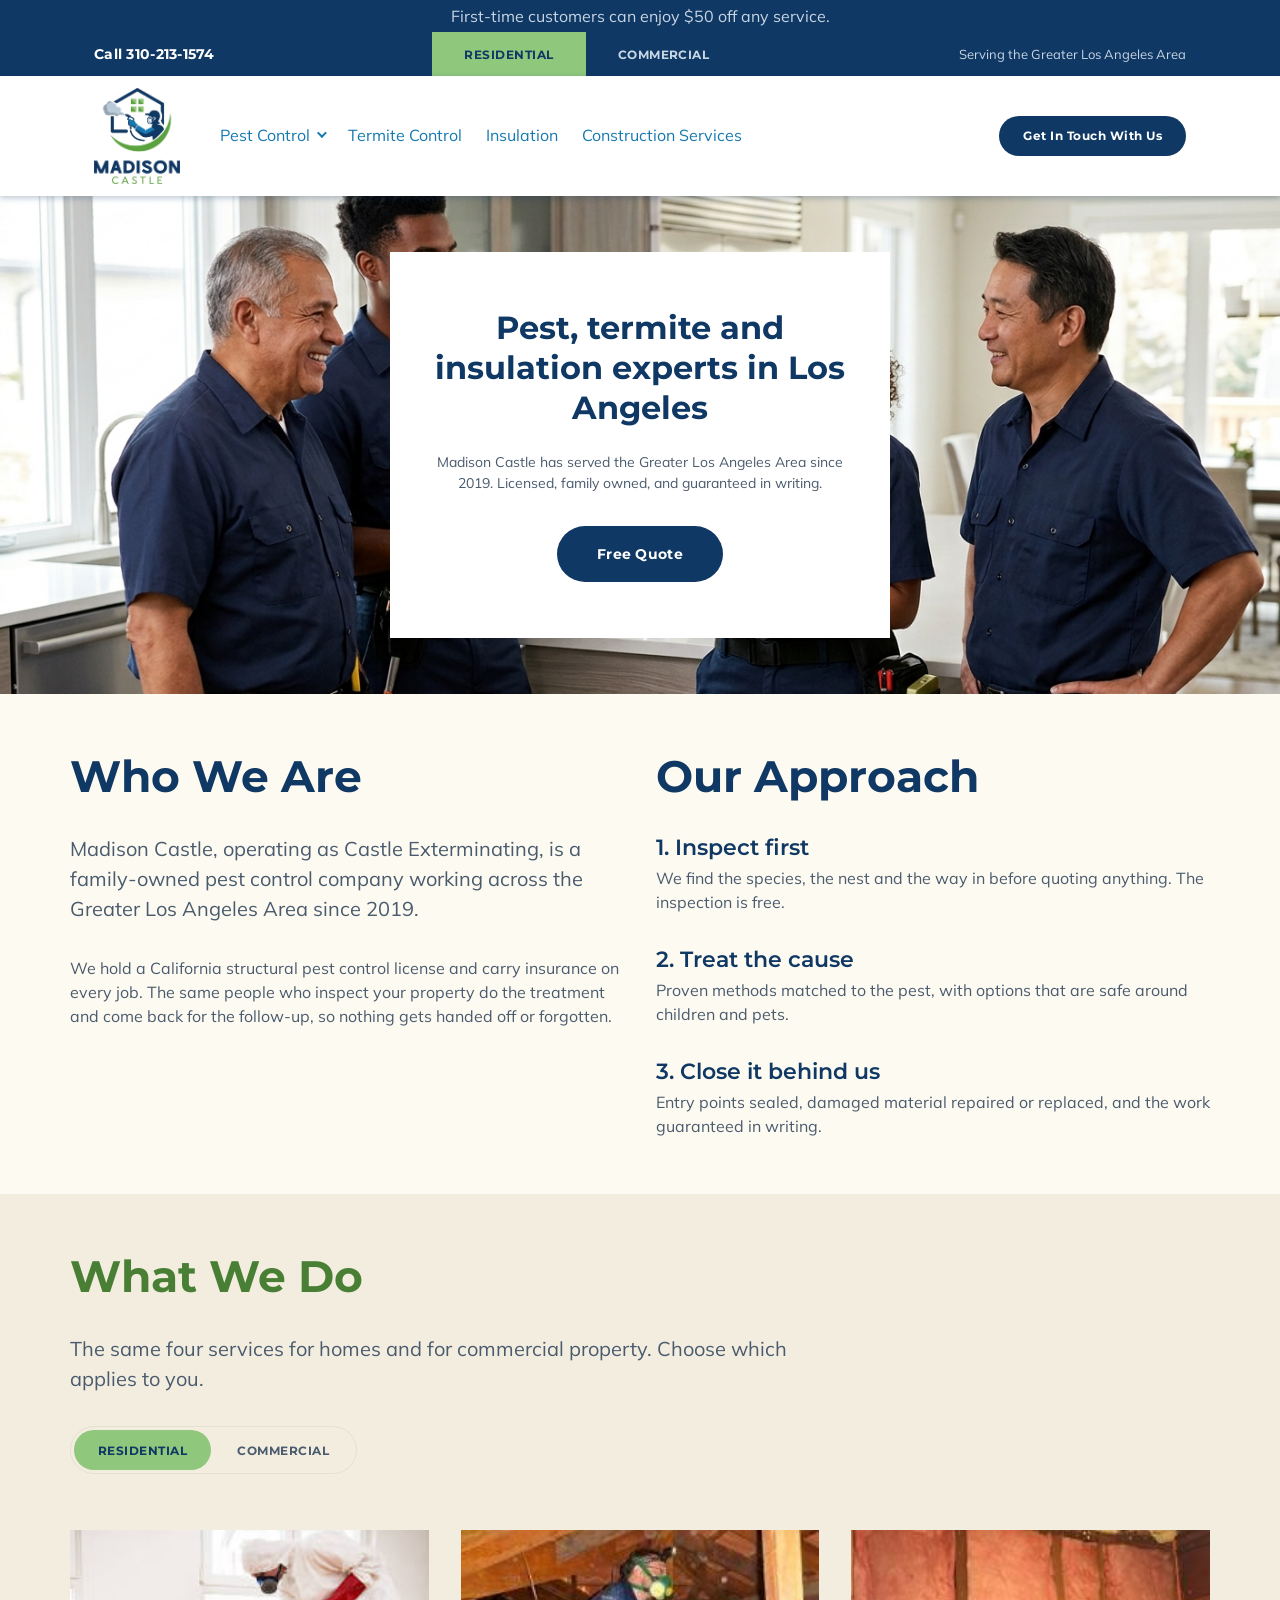
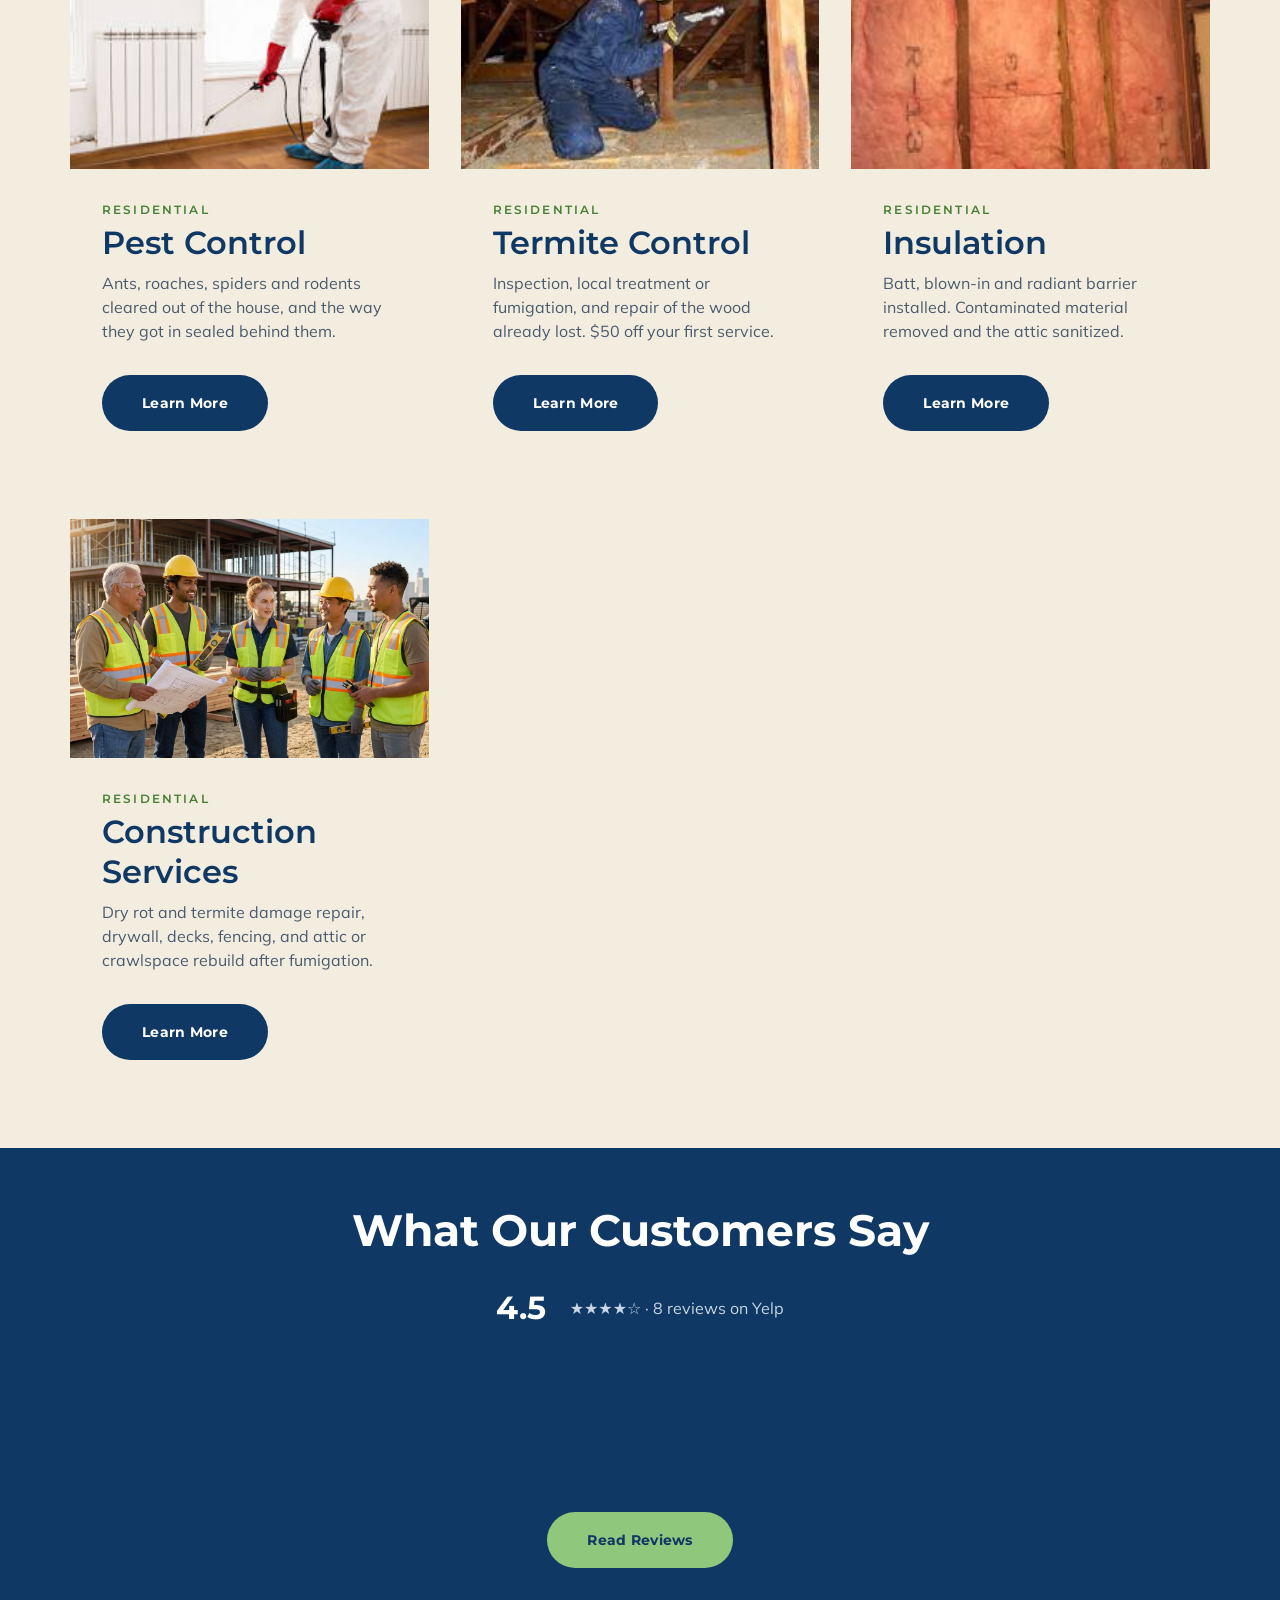
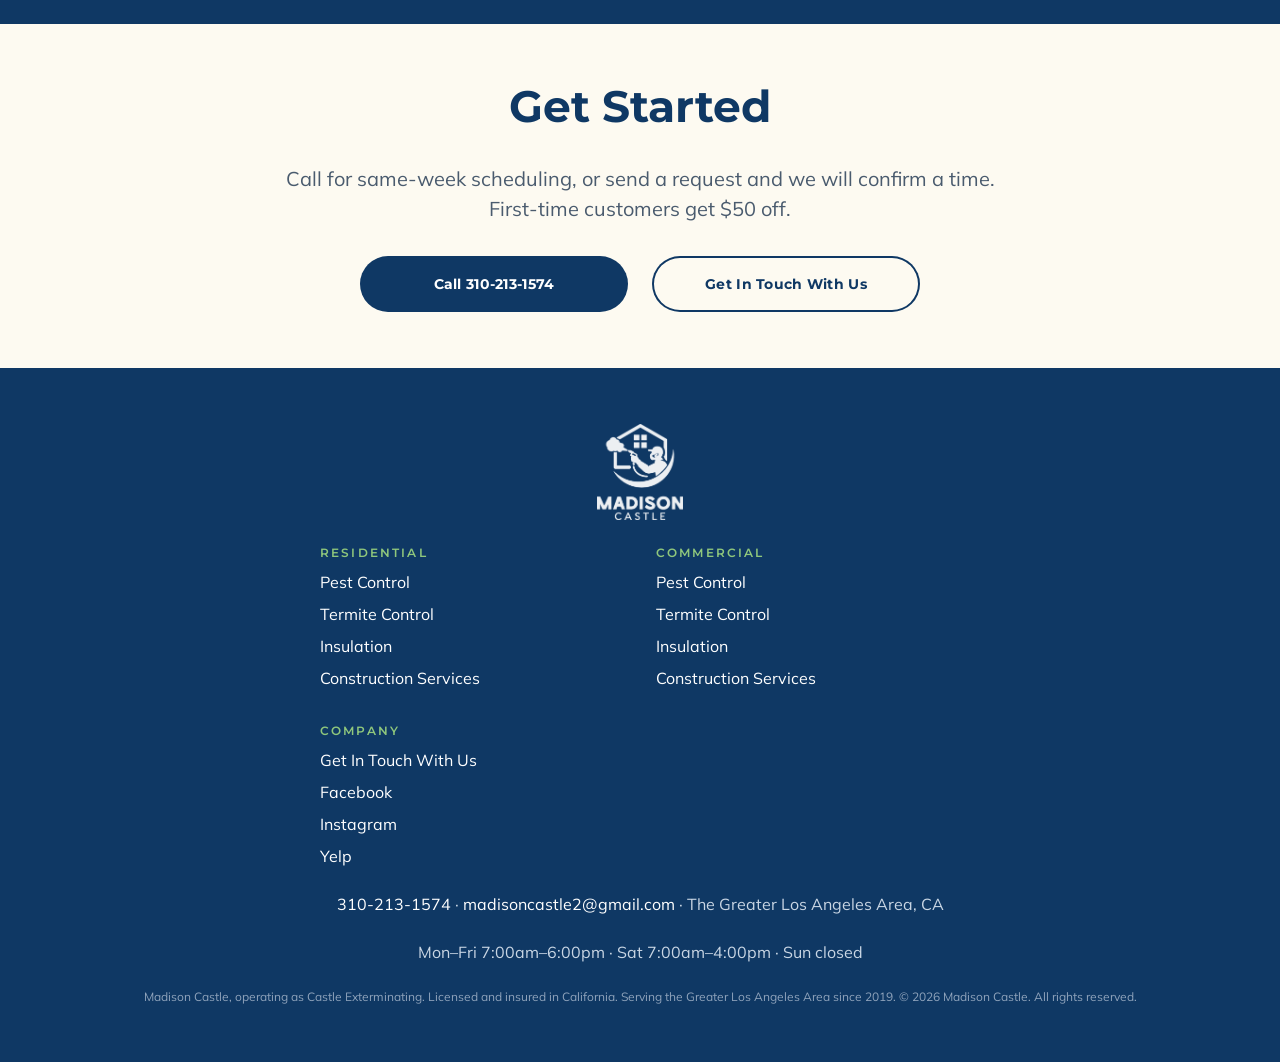
<file: docs/index.html>
<!DOCTYPE html>
<html lang="en">
<head>
<meta charset="utf-8">
<meta name="viewport" content="width=device-width, initial-scale=1">
<title>Madison Castle — pest control, termite control and insulation in Los Angeles</title>
<meta name="description" content="Madison Castle, operating as Castle Exterminating, provides pest control, termite control, insulation and construction services across the Greater Los Angeles Area since 2019.">
<link rel="icon" type="image/png" href="./assets/madison-castle-logo.png">
<link rel="apple-touch-icon" href="./assets/madison-castle-logo.png">
<link rel="stylesheet" href="./madison-castle-design-system.css">
<link rel="stylesheet" href="./styles.css">
<!-- Elfsight Yelp Reviews | Untitled Yelp Reviews -->
<script src="https://elfsightcdn.com/platform.js" async></script>
</head>
<body>
<div id="app"></div>

<script src="./app.js"></script>
</body>
</html>
</file>
<file: docs/madison-castle-design-system.css>
/* Madison Castle design system v2
   Colours sampled from the brand mark supplied September 2026.
   Spacing, radii and shadows carried over from madisoncastle.net. One theme: light. */

@import url('https://fonts.googleapis.com/css2?family=Montserrat:wght@400;600;700&family=Mulish:wght@400;700&display=swap');

:root {
  /* Colour */
  --surface: #fdfaf1;  /* The page. Warm cream, taken from the ground the mark is drawn on. Grounds ink, ink-muted, ink-subtle, green-deep, blue. */
  --surface-raised: #ffffff;  /* Anything lifted off the page: cards, the review carousel, the header bar. Grounds the same inks as surface. */
  --surface-sunken: #f3ede0;  /* Alternating section band, one step deeper than surface. Grounds ink, ink-muted, ink-subtle. */
  --surface-inverse: #0f3864;  /* Full-bleed navy band and the primary button fill. Grounds on-inverse, on-inverse-muted, on-inverse-subtle, green-light. */
  --surface-tint: #baccda;  /* Cool panel fill, from the spray cloud. Grounds ink at 7.2:1. Use it for callouts and quiet stat blocks. */
  --surface-scrim: #fdfaf1e6;  /* 90% cream over photography so dark text stays legible. Grounds ink and ink-muted. */
  --surface-scrim-inverse: #0f3864cc;  /* 80% navy over photography. Grounds on-inverse and green-light. */
  --navy: #0f3864;  /* The brand's lead colour: primary button fill, the mark's house and figure, and all primary text. 11.3:1 on surface. */
  --navy-hover: #0b2a4b;  /* Hover and active state for any navy fill. 14.5:1 on surface. */
  --green: #5da343;  /* The swoosh and window green. A mark and fill colour only: 3.1:1 on surface-raised and 2.97:1 on surface, so it never carries text and never draws a hairline that must be seen. */
  --green-deep: #497f34;  /* Green as text: section headings, eyebrows, and the hover state of a green fill. 4.6:1 on surface. */
  --green-light: #8fc77c;  /* The window's light facet. Fill on light grounds, and the readable green on surface-inverse at 6.0:1 — the only green that may carry text on navy. */
  --blue: #1679b0;  /* The worker's sleeve. Text links and the focus ring. 4.6:1 on surface, 4.8:1 on surface-raised. */
  --blue-hover: #115e8a;  /* Hover and active state for blue links and fills. 6.7:1 on surface. */
  --mist: #baccda;  /* The spray cloud's light tone. Dividers, chart fills and quiet backgrounds. Not a text colour. */
  --mist-deep: #97a5b2;  /* The spray cloud's shaded tone. Icon fills and illustration only: 2.5:1 on surface. */
  --on-navy: #ffffff;  /* Label colour on any navy fill, including the primary button. 11.8:1. */
  --on-green-light: #0f3864;  /* Text on a green-light fill. 6.0:1. Never set text on plain green instead. */
  --on-blue: #ffffff;  /* Label colour on a blue fill. 4.8:1. */
  --on-tint: #0f3864;  /* Text on surface-tint. 7.2:1. */
  --ink: #0f3864;  /* Headings and primary body copy on surface, surface-raised and surface-sunken. 11.3:1 on surface. */
  --ink-muted: #4a5b6e;  /* Secondary body copy and lead paragraphs on light grounds. 6.7:1 on surface. */
  --ink-subtle: #5a6875;  /* Captions, datelines and field labels on light grounds. 5.5:1 on surface, 4.9:1 on surface-sunken — the lightest ink that may carry text. */
  --on-inverse: #ffffff;  /* Headings and primary copy on surface-inverse. 11.8:1. */
  --on-inverse-muted: #c9d6e4;  /* Body copy on surface-inverse. 8.1:1. */
  --on-inverse-subtle: #8fa3bb;  /* Attribution and captions on surface-inverse. 4.6:1. Never place it on a light ground. */
  --border: #e6e0d3;  /* Decorative hairline on surface: table rules and card edges. 1.3:1, so it is shape only and never signals state. */
  --border-strong: #6f8093;  /* Borders that must be seen: field outlines, toggle edges, chart axes. 3.9:1 on surface. */
  --focus: #1679b0;  /* Focus ring on light grounds: 4.6:1 on surface, 4.8:1 on surface-raised, 4.1:1 on surface-sunken. Always draw it with at least 2px of offset so the ring sits on the page and not on the control — it is only 2.5:1 against a navy fill and would disappear on one. */
  --focus-inverse: #8fc77c;  /* Focus ring on surface-inverse. 6.0:1. */

  /* Type families */
  --font-display: Montserrat, system-ui, sans-serif;
  --font-sans: Mulish, system-ui, sans-serif;

  /* Spacing */
  /* Carried over from the live site. It is not a strict 4px scale below 24px, and 56px is the section rhythm. */
  --space-1: 4px;  /* Promo-bar vertical padding and the compact button's vertical padding. */
  --space-2: 8px;  /* Primary button vertical padding and textarea padding. */
  --space-3: 12px;  /* Header bar vertical padding. */
  --space-4: 24px;  /* Compact button horizontal padding and header bar horizontal padding. */
  --space-5: 32px;  /* Card block padding and the gap between a heading and its lead paragraph. */
  --space-6: 40px;  /* Primary button horizontal padding. */
  --space-7: 56px;  /* Vertical padding on every full-width section. This is the page's rhythm. */

  /* Radius */
  /* Carried over from the live site and not yet revisited against the new mark, which is sharp and geometric. The 48px pill is the most likely thing to change next. */
  --radius-field: 4px;  /* Text inputs, selects and textareas. */
  --radius-pill: 48px;  /* Every button. Large enough to fully round the 40px and 56px button heights. */
  --radius-circle: 50%;  /* The hero disc and the rating badge. */

  /* Shadow */
  --shadow-sm: 0 2px 6px 0 rgba(15, 56, 100, 0.16);  /* Resting elevation on the header. Tinted navy rather than black so it sits on cream. */
  --shadow-strong: 0 2px 6px 0 rgba(15, 56, 100, 0.28);  /* The header once the page is scrolled. */
  --shadow-card: 2px 6px 30px 0 rgba(15, 56, 100, 0.16);  /* Floating cards: the review carousel and the cookie notice. */
}

/* Type styles ------------------------------------------------------------- */

/* Display */
.display-xl { font-family: var(--font-display); font-size: 44px; line-height: 52px; font-weight: 700; }  /* Section headings, in ink on light grounds, green-deep for an accented section, on-inverse on surface-inverse. Drops to 32px/40px below 1024px. */
.display-lg { font-family: var(--font-display); font-size: 32px; line-height: 40px; font-weight: 700; }  /* Page title, one per page, in ink. Drops to 26px/32px on phones. */
.eyebrow { font-family: var(--font-display); font-size: 12px; line-height: 18px; font-weight: 600; letter-spacing: 0.18em; text-transform: uppercase; }  /* Set in capitals, in green-deep, directly above a heading. Echoes the letterspaced CASTLE in the wordmark — the brand's one typographic signature. Never more than three words. */

/* Headings */
.heading-lg { font-family: var(--font-display); font-size: 32px; line-height: 40px; font-weight: 600; }  /* Service and card headings in ink. */
.heading-md { font-family: var(--font-display); font-size: 28px; line-height: 36px; font-weight: 600; }  /* The narrow-viewport size of heading-lg; also secondary cards. */
.heading-sm { font-family: var(--font-display); font-size: 22px; line-height: 28px; font-weight: 600; }  /* Form and notice headings in ink. */

/* Text */
.lead { font-family: var(--font-sans); font-size: 20px; line-height: 30px; font-weight: 400; }  /* The paragraph directly under a section heading, in ink-muted. */
.body { font-family: var(--font-sans); font-size: 16px; line-height: 24px; font-weight: 400; }  /* Default paragraph and navigation text. ink-muted on light grounds, on-inverse-muted on surface-inverse. */
.body-sm { font-family: var(--font-sans); font-size: 14px; line-height: 21px; font-weight: 400; }  /* Hero subcopy over a scrim, and dense supporting copy. */
.caption { font-family: var(--font-sans); font-size: 12px; line-height: 18px; font-weight: 400; }  /* Footer legal lines and reviewer datelines, in ink-subtle. */

/* Interface */
.button { font-family: var(--font-display); font-size: 14px; font-weight: 700; letter-spacing: 0.02em; }  /* Primary and secondary button labels. Sentence case, never uppercase. */
.button-sm { font-family: var(--font-display); font-size: 12px; font-weight: 700; letter-spacing: 0.04em; }  /* The compact header button and the cookie Accept button. */
.field { font-family: var(--font-sans); font-size: 14px; font-weight: 400; }  /* Form input values, placeholders and floating labels, in ink-subtle. */

/* Components -------------------------------------------------------------- */
/* Markup contract: see madison-castle-brief.md. Namespace: window.MadisonCastle */

/* Button ----------------------------------------------------------------- */
.mc-btn {
  display: inline-block;
  border: 0;
  cursor: pointer;
  text-decoration: none;
  text-align: center;
  font-family: var(--font-display);
  font-weight: 700;
  letter-spacing: 0.02em;
  border-radius: var(--radius-pill);
}

.mc-btn--md {
  font-size: 14px;
  padding: var(--space-2) var(--space-6);
  min-height: 56px;
  line-height: 40px;
}

.mc-btn--sm {
  font-size: 12px;
  letter-spacing: 0.04em;
  padding: var(--space-1) var(--space-4);
  min-height: 40px;
  line-height: 32px;
}

.mc-btn--primary {
  background: var(--navy);
  color: var(--on-navy);
}

.mc-btn--primary:hover {
  background: var(--navy-hover);
}

.mc-btn--secondary {
  background: transparent;
  color: var(--navy);
  box-shadow: inset 0 0 0 2px var(--navy);
}

.mc-btn--secondary:hover {
  background: var(--navy);
  color: var(--on-navy);
}

.mc-btn--on-dark {
  background: var(--green-light);
  color: var(--on-green-light);
}

.mc-btn--on-dark:hover {
  background: var(--on-inverse);
}

.mc-btn:focus-visible {
  outline: 3px solid var(--focus);
  outline-offset: 3px;
}

.mc-btn--on-dark:focus-visible {
  outline-color: var(--focus-inverse);
}

/* PromoBar --------------------------------------------------------------- */
.mc-promo {
  background: var(--surface-inverse);
  padding: var(--space-1) var(--space-4);
  text-align: center;
}

.mc-promo__text {
  margin: 0;
  font-family: var(--font-sans);
  font-size: 16px;
  line-height: 24px;
  color: var(--on-inverse-muted);
}

/* SiteHeader ------------------------------------------------------------- */
.mc-header {
  background: var(--surface-raised);
  box-shadow: var(--shadow-sm);
}

.mc-header--elevated {
  box-shadow: var(--shadow-strong);
}

.mc-header__bar {
  display: flex;
  align-items: center;
  gap: var(--space-6);
  padding: var(--space-3) var(--space-4);
}

.mc-header__logo {
  display: block;
  flex: 0 0 auto;
  text-decoration: none;
}

.mc-header__logo-image {
  display: block;
  width: 86px;
  height: 96px;
  object-fit: contain;
}

.mc-header__wordmark {
  font-family: var(--font-display);
  font-size: 22px;
  line-height: 28px;
  font-weight: 700;
  letter-spacing: 0.02em;
  color: var(--ink);
}

.mc-header__nav {
  flex: 1 1 auto;
}

.mc-header__list {
  display: flex;
  flex-wrap: wrap;
  gap: var(--space-4);
  margin: 0;
  padding: 0;
  list-style: none;
}

.mc-header__link {
  font-family: var(--font-sans);
  font-size: 16px;
  line-height: 24px;
  color: var(--blue);
  text-decoration: none;
}

.mc-header__link:hover,
.mc-header__link.is-current {
  color: var(--blue-hover);
  text-decoration: underline;
}

.mc-header__link:focus-visible,
.mc-header__logo:focus-visible {
  outline: 3px solid var(--focus);
  outline-offset: 3px;
}

.mc-header__end {
  flex: 0 0 auto;
}

/* HeroBand --------------------------------------------------------------- */
.mc-hero {
  position: relative;
  display: flex;
  align-items: center;
  justify-content: center;
  min-height: 480px;
  padding: var(--space-7) var(--space-4);
  box-sizing: border-box;
  background: var(--surface-sunken);
}

.mc-hero--photo {
  background-position: center;
  background-size: cover;
  background-repeat: no-repeat;
}

.mc-hero__scrim {
  display: flex;
  align-items: center;
  justify-content: center;
  box-sizing: border-box;
  text-align: center;
}

.mc-hero--disc .mc-hero__scrim {
  width: 400px;
  height: 400px;
  border-radius: var(--radius-circle);
  background: var(--surface-scrim-inverse);
  padding: var(--space-6);
}

.mc-hero--panel .mc-hero__scrim {
  max-width: 560px;
  background: var(--surface-scrim);
  padding: var(--space-7) var(--space-6);
}

.mc-hero__inner {
  max-width: 320px;
}

.mc-hero__eyebrow {
  margin: 0 0 var(--space-2);
  font-family: var(--font-display);
  font-size: 12px;
  line-height: 18px;
  font-weight: 600;
  letter-spacing: 0.18em;
  text-transform: uppercase;
}

.mc-hero--disc .mc-hero__eyebrow { color: var(--green-light); }
.mc-hero--panel .mc-hero__eyebrow { color: var(--green-deep); }

.mc-hero__title {
  margin: 0;
  font-family: var(--font-display);
  font-size: 32px;
  line-height: 40px;
  font-weight: 700;
}

.mc-hero--disc .mc-hero__title { color: var(--on-inverse); }
.mc-hero--panel .mc-hero__title { color: var(--ink); }

.mc-hero__subtitle {
  margin: var(--space-4) 0 var(--space-5);
  font-family: var(--font-sans);
  font-size: 14px;
  line-height: 21px;
}

.mc-hero--disc .mc-hero__subtitle { color: var(--on-inverse-muted); }
.mc-hero--panel .mc-hero__subtitle { color: var(--ink-muted); }

/* SectionHeading --------------------------------------------------------- */
.mc-heading {
  max-width: 720px;
}

.mc-heading__eyebrow {
  margin: 0 0 var(--space-2);
  font-family: var(--font-display);
  font-size: 12px;
  line-height: 18px;
  font-weight: 600;
  letter-spacing: 0.18em;
  text-transform: uppercase;
  color: var(--green-deep);
}

.mc-heading--inverse .mc-heading__eyebrow { color: var(--green-light); }

.mc-heading__title {
  margin: 0;
  font-family: var(--font-display);
  font-size: 44px;
  line-height: 52px;
  font-weight: 700;
}

.mc-heading--ink .mc-heading__title { color: var(--ink); }
.mc-heading--green .mc-heading__title { color: var(--green-deep); }
.mc-heading--inverse .mc-heading__title { color: var(--on-inverse); }

.mc-heading__lead {
  margin: var(--space-5) 0 0;
  font-family: var(--font-sans);
  font-size: 20px;
  line-height: 30px;
  color: var(--ink-muted);
}

.mc-heading--inverse .mc-heading__lead { color: var(--on-inverse-muted); }

/* ServiceCard ------------------------------------------------------------ */
.mc-service {
  background: var(--surface-raised);
  max-width: 360px;
}

.mc-service__image {
  display: block;
  width: 100%;
  height: auto;
}

.mc-service__body {
  padding: var(--space-5);
}

.mc-service__title {
  margin: 0;
  font-family: var(--font-display);
  font-size: 32px;
  line-height: 40px;
  font-weight: 600;
  color: var(--ink);
}

.mc-service__text {
  margin: var(--space-2) 0 var(--space-5);
  font-family: var(--font-sans);
  font-size: 16px;
  line-height: 24px;
  color: var(--ink-muted);
}

/* ReviewCard ------------------------------------------------------------- */
.mc-review {
  margin: 0;
  background: var(--surface-raised);
  box-shadow: var(--shadow-card);
  padding: var(--space-5);
  max-width: 360px;
}

.mc-review__quote {
  margin: 0;
  font-family: var(--font-sans);
  font-size: 16px;
  line-height: 24px;
  color: var(--ink-muted);
}

.mc-review__meta {
  margin: var(--space-4) 0 0;
  font-family: var(--font-sans);
  font-size: 12px;
  line-height: 18px;
  color: var(--ink-subtle);
}

.mc-review--inverse {
  background: var(--surface-inverse);
  box-shadow: none;
}

.mc-review--inverse .mc-review__quote { color: var(--on-inverse-muted); }
.mc-review--inverse .mc-review__meta { color: var(--on-inverse-subtle); }

/* TextField -------------------------------------------------------------- */
.mc-field {
  position: relative;
  display: block;
  max-width: 360px;
}

.mc-field__label {
  position: absolute;
  top: 7px;
  left: 9px;
  font-family: var(--font-sans);
  font-size: 12px;
  line-height: 16px;
  color: var(--ink-subtle);
  pointer-events: none;
}

.mc-field__control {
  display: block;
  width: 100%;
  box-sizing: border-box;
  height: 49.5px;
  padding: 23px 8px 7px;
  background: var(--surface-raised);
  border: 1px solid var(--border-strong);
  border-radius: var(--radius-field);
  font-family: var(--font-sans);
  font-size: 14px;
  color: var(--ink);
}

.mc-field--multiline .mc-field__control {
  height: 116px;
  padding: 8px;
  line-height: 24.5px;
  resize: vertical;
}

.mc-field--multiline .mc-field__label {
  position: static;
  display: block;
  margin-bottom: var(--space-1);
}

.mc-field__control::placeholder { color: var(--ink-subtle); }

.mc-field__control:focus-visible {
  outline: 3px solid var(--focus);
  outline-offset: 2px;
}

/* SiteFooter ------------------------------------------------------------- */
.mc-footer {
  background: var(--surface-inverse);
  padding: var(--space-7) var(--space-4);
}

.mc-footer__inner {
  display: flex;
  flex-direction: column;
  align-items: center;
  gap: var(--space-4);
  text-align: center;
}

.mc-footer__list {
  display: flex;
  flex-wrap: wrap;
  justify-content: center;
  gap: var(--space-4);
  margin: 0;
  padding: 0;
  list-style: none;
}

.mc-footer__link {
  font-family: var(--font-sans);
  font-size: 16px;
  line-height: 24px;
  color: var(--on-inverse);
  text-decoration: none;
}

.mc-footer__link:hover {
  color: var(--green-light);
  text-decoration: underline;
}

.mc-footer__link:focus-visible {
  outline: 3px solid var(--focus-inverse);
  outline-offset: 3px;
}

.mc-footer__contact {
  margin: 0;
  font-family: var(--font-sans);
  font-size: 16px;
  line-height: 24px;
  color: var(--on-inverse-muted);
}

.mc-footer__legal {
  margin: 0;
  font-family: var(--font-sans);
  font-size: 12px;
  line-height: 18px;
  color: var(--on-inverse-subtle);
}
</file>
<file: docs/styles.css>
/* Madison Castle — site-specific styles.
   Layered on top of madison-castle-design-system.css (tokens + mc-* component CSS).
   Ported from the inline <style> block in the original design-canvas prototype
   (Madison Castle Site.dc.html), unchanged in values — only selectors that referenced
   the prototype's templating were adjusted to plain classes/attributes. */

body {
  margin: 0;
  background: var(--surface);
  font-family: var(--font-sans);
  color: var(--ink-muted);
}
* { box-sizing: border-box; }
a { color: var(--blue); text-decoration: none; }
.mc-footer a { color: var(--on-inverse); }
.mc-footer a:hover { color: var(--green-light); }
a:hover { color: var(--blue-hover); text-decoration: underline; }
img { max-width: 100%; }

.mc-shell { max-width: 1140px; margin: 0 auto; }
.mc-band { padding: var(--space-7) var(--space-4); }

.mc-nav-toggle {
  display: none;
  align-items: center;
  justify-content: center;
  width: 44px;
  height: 44px;
  min-height: 44px;
  padding: 0;
  flex-shrink: 0;
  border: 1px solid var(--border);
  border-radius: var(--radius-field);
  background: var(--surface-sunken);
  color: var(--ink);
  cursor: pointer;
}
.mc-nav-toggle:hover { background: var(--border); }
.mc-nav-toggle:focus-visible { outline: 3px solid var(--focus); outline-offset: 2px; }

.mc-util { background: var(--surface-inverse); }
.mc-util__bar {
  max-width: 1140px; margin: 0 auto; padding: 0 var(--space-4);
  display: flex; align-items: stretch; justify-content: space-between; gap: var(--space-4); min-height: 44px;
}
.mc-util__side { display: flex; align-items: center; gap: var(--space-4); flex-shrink: 0; }
.mc-util__phone { color: var(--on-inverse); font-family: var(--font-display); font-size: 14px; font-weight: 700; letter-spacing: 0.02em; text-decoration: none; white-space: nowrap; }
.mc-util__phone:hover { color: var(--green-light); text-decoration: underline; }
.mc-util__note { color: var(--on-inverse-muted); font-size: 13px; }
.mc-tabs { display: flex; align-items: stretch; flex-shrink: 0; }

@media (max-width: 759px) {
  .mc-util__note { display: none; }
  .mc-util__side:last-child { display: none; }
}
@media (max-width: 559px) {
  .mc-util__bar { padding: 0; gap: 0; }
  .mc-util__side { padding-left: var(--space-4); }
  .mc-tabs { flex: 1; min-width: 0; }
  .mc-tab { flex: 1; min-width: 0; padding: 0 var(--space-2); font-size: 13px; }
}
.mc-tab {
  border: 0; background: none; cursor: pointer; padding: 0 var(--space-5); min-height: 44px;
  font-family: var(--font-display); font-size: 12px; font-weight: 700; letter-spacing: 0.04em; text-transform: uppercase; color: var(--on-inverse-muted); white-space: nowrap;
}
.mc-tab:hover { color: var(--on-inverse); }
.mc-tab:focus-visible { outline: 3px solid var(--focus-inverse); outline-offset: -3px; }
.mc-tab[aria-pressed="true"] { background: var(--green-light); color: var(--on-green-light); }

.mc-trigger {
  display: inline-flex; align-items: center; gap: 7px; background: none; border: 0; cursor: pointer;
  font-family: var(--font-sans); font-size: 16px; line-height: 24px; font-weight: 400; color: var(--blue);
  padding: var(--space-2) 0; min-height: 44px; border-bottom: 3px solid transparent;
}
.mc-trigger:hover { color: var(--blue-hover); }
.mc-trigger:focus-visible { outline: 3px solid var(--focus); outline-offset: 3px; }
.mc-trigger[aria-expanded="true"] { color: var(--ink); border-bottom-color: var(--green); }
.mc-trigger__caret { width: 7px; height: 7px; border-right: 2px solid currentColor; border-bottom: 2px solid currentColor; transform: rotate(45deg) translateY(-2px); }

.mc-mega {
  position: absolute; left: 0; right: 0; top: 100%; z-index: 45;
  background: var(--surface); border-top: 1px solid var(--border); border-bottom: 1px solid var(--border);
}
.mc-mega__inner {
  max-width: 1140px; margin: 0 auto; padding: var(--space-6) var(--space-4);
  display: grid; grid-template-columns: minmax(220px, 1fr) 2.2fr; gap: var(--space-6);
}
.mc-mega__list { list-style: none; margin: 0; padding: 0; display: grid; grid-template-columns: repeat(auto-fill, minmax(170px, 1fr)); gap: 0 var(--space-5); }
.mc-mega__link {
  display: block; width: 100%; text-align: left; background: none; border: 0; cursor: pointer;
  font-family: var(--font-sans); font-size: 16px; line-height: 24px; color: var(--blue);
  padding: 10px 0; min-height: 44px; text-decoration: none;
}
.mc-mega__link:hover { color: var(--blue-hover); text-decoration: underline; }
.mc-mega__link:focus-visible { outline: 3px solid var(--focus); outline-offset: 2px; }

.mc-segswitch {
  display: inline-flex; padding: 3px; gap: 2px;
  background: var(--surface-sunken); border: 1px solid var(--border); border-radius: var(--radius-pill);
}
.mc-segswitch__btn {
  background: none; border: 0; border-radius: var(--radius-pill); cursor: pointer;
  font-family: var(--font-display); font-size: 12px; font-weight: 700; letter-spacing: 0.04em; text-transform: uppercase; color: var(--ink-muted);
  padding: 9px var(--space-4); min-height: 40px; white-space: nowrap;
}
.mc-segswitch__btn:hover { color: var(--ink); }
.mc-segswitch__btn:focus-visible { outline: 3px solid var(--focus); outline-offset: 2px; }
.mc-segswitch__btn[aria-pressed="true"] { background: var(--green-light); color: var(--on-green-light); }
.mc-segswitch--block { display: flex; width: 100%; }
.mc-segswitch--block .mc-segswitch__btn { flex: 1; min-height: 48px; font-size: 15px; }

.mc-drawer__group { padding-top: var(--space-4); }
.mc-drawer__eyebrow { margin: 0 0 var(--space-1); color: var(--ink-muted); }
.mc-drawer__row {
  display: block; width: 100%; text-align: left; background: none; border: 0;
  border-bottom: 1px solid var(--border); padding: var(--space-4) 0; min-height: 56px;
  font-family: var(--font-sans); font-size: 16px; line-height: 24px; color: var(--blue); cursor: pointer;
}
.mc-drawer__row:hover { color: var(--blue-hover); text-decoration: underline; }
.mc-drawer__row:focus-visible { outline: 3px solid var(--focus); outline-offset: 2px; }

.mc-field--select { position: relative; }
.mc-field--select .mc-field__control { padding: 23px 32px 7px 8px; appearance: none; background: var(--surface-raised); color: var(--ink); }
.mc-field--select::after {
  content: "";
  position: absolute;
  right: 14px;
  bottom: 20px;
  width: 8px;
  height: 8px;
  border-right: 2px solid var(--ink-muted);
  border-bottom: 2px solid var(--ink-muted);
  transform: rotate(45deg);
  pointer-events: none;
}
.mc-footer__logo-image { filter: brightness(0) invert(1); opacity: 0.92; }
.mc-footer__logo:hover .mc-footer__logo-image { opacity: 1; }
.mc-hero--panel .mc-hero__inner { max-width: 420px; }
.mc-hero--panel .mc-hero__scrim { background: var(--surface-raised); }
.mc-header__nav { display: flex; align-items: center; gap: var(--space-5); flex-wrap: nowrap; }
.mc-header__nav .mc-header__list { flex-wrap: nowrap; align-items: stretch; }
.mc-header__nav .mc-header__item { display: flex; }
.mc-header__nav .mc-header__link {
  display: inline-flex; align-items: center; padding: var(--space-2) 0; min-height: 44px;
  border-bottom: 3px solid transparent;
}

/* Contact form inline confirmation message (new: no backend, so no fake success animation) */
.mc-form-note {
  margin: 0;
  padding: var(--space-4);
  background: var(--surface-sunken);
  border-radius: var(--radius-field);
  color: var(--ink);
  font-family: var(--font-sans);
  font-size: 16px;
  line-height: 24px;
}

@media (max-width: 1023px) {
  .mc-heading__title { font-size: 32px; line-height: 40.64px; }
  .mc-service__title { font-size: 28px; line-height: 35px; }
}
@media (max-width: 1044px) {
  .mc-header__nav { display: none; }
  .mc-nav-toggle { display: inline-flex; }
  .mc-header__bar { gap: var(--space-4); justify-content: space-between; }
  .mc-header__logo-image { width: 62px; height: 70px; }
}
@media (max-width: 599px) {
  .mc-hero__title { font-size: 22px; line-height: 27.94px; }
  .mc-hero--panel .mc-hero__scrim { padding: var(--space-5) var(--space-4); }
  .mc-hero { min-height: 420px; }
  .mc-btn--md { width: 100%; }
}
@media (max-width: 480px) {
  .mc-header__bar { padding: var(--space-2) var(--space-3); gap: var(--space-2); }
  .mc-header__end { gap: var(--space-2) !important; }
  .mc-header__quote { display: none; }
  .mc-header__logo-image { width: 52px; height: 58px; }
}
</file>
